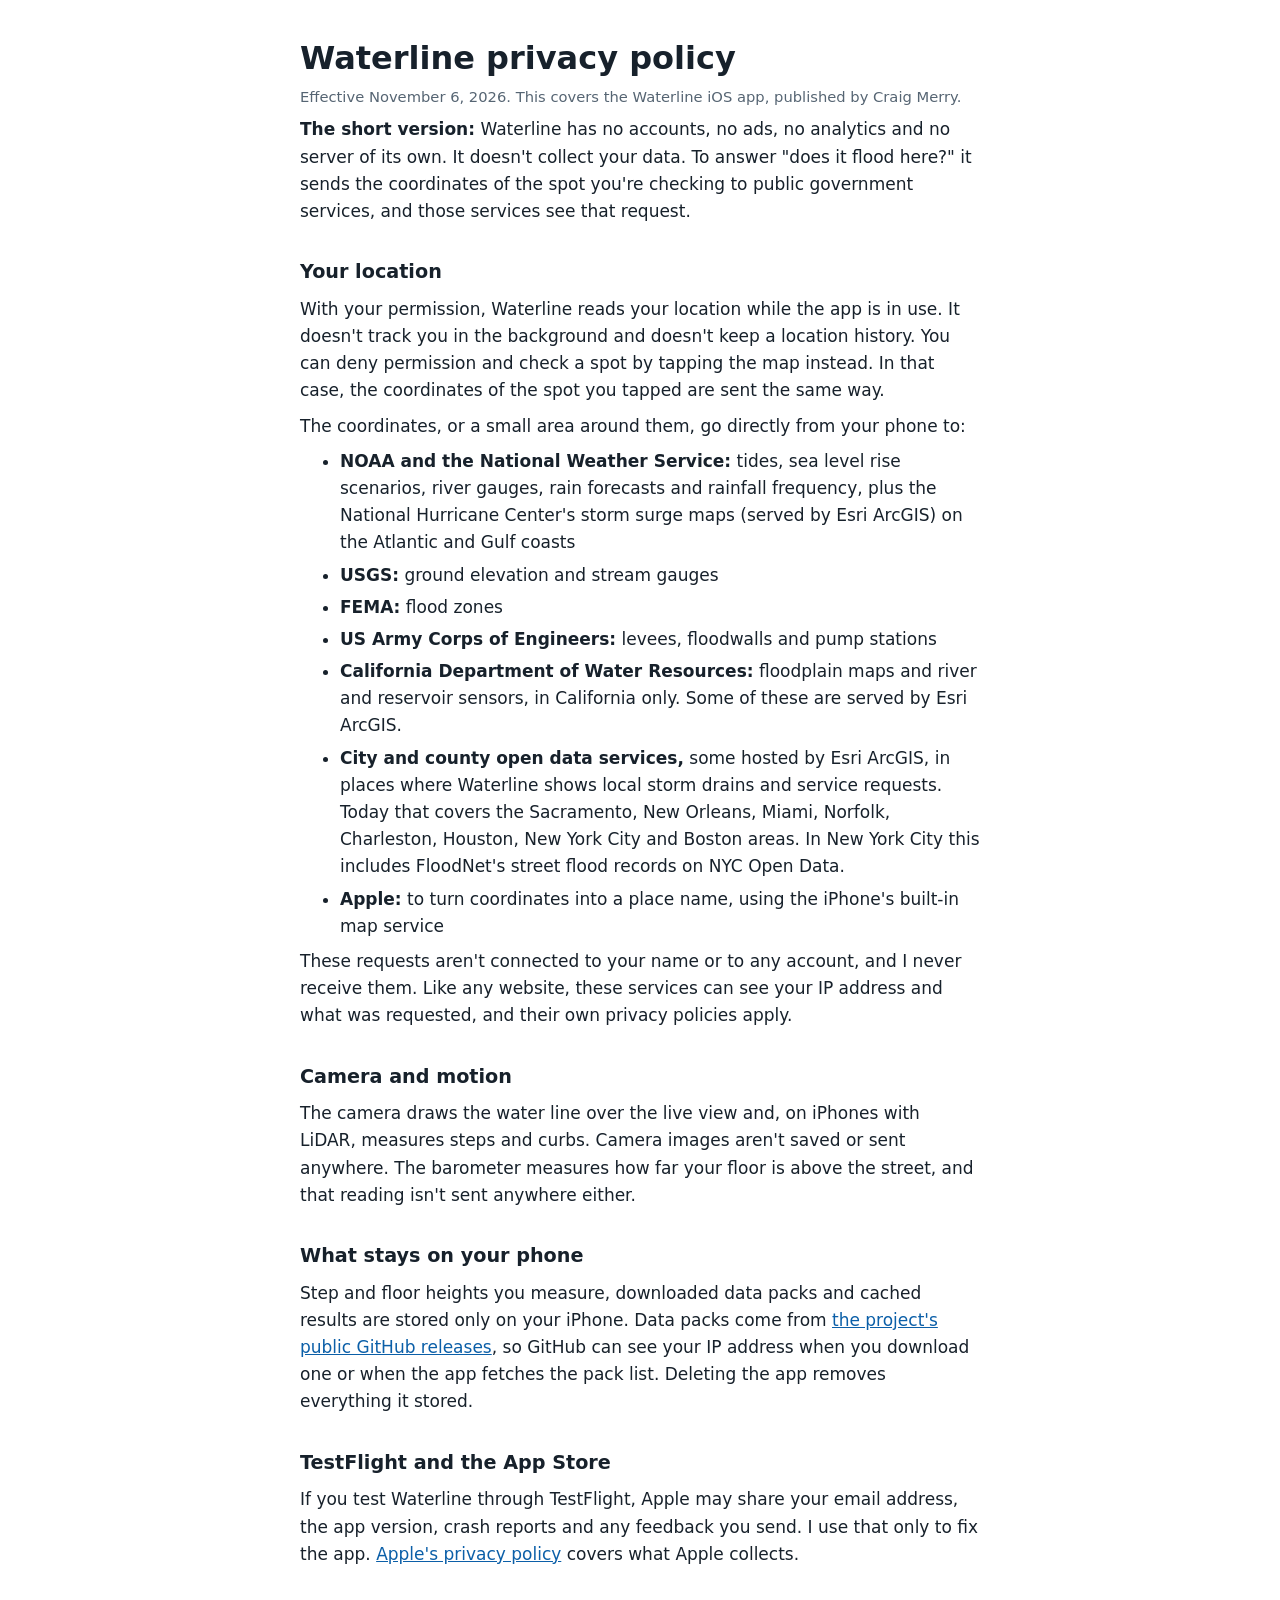
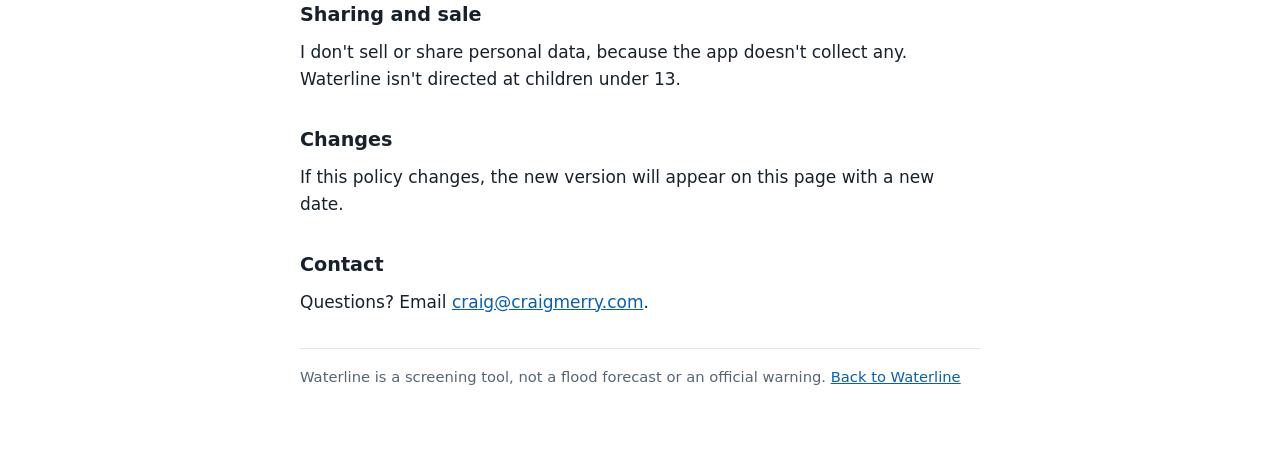
<file: site/privacy/index.html>
<!doctype html>
<html lang="en">
<head>
<meta charset="utf-8">
<meta name="viewport" content="width=device-width, initial-scale=1">
<title>Waterline Privacy Policy</title>
<meta name="description" content="What the Waterline iOS app does with your location and other data.">
<style>
:root { --bg:#fff; --fg:#17212b; --muted:#566573; --rule:#dde4ea; --link:#0b5fa8; }
@media (prefers-color-scheme: dark) { :root { --bg:#0f1922; --fg:#e8eef3; --muted:#8fa3b5; --rule:#22374a; --link:#6dbaff; } }
body { background:var(--bg); color:var(--fg); font:17px/1.6 system-ui,-apple-system,"Segoe UI",sans-serif; margin:0; }
main { max-width:680px; margin:0 auto; padding:40px 16px 64px; }
h1 { font-size:2rem; line-height:1.15; margin:0 0 6px; }
h2 { font-size:1.2rem; margin:32px 0 6px; }
p, ul { margin:8px 0; }
li { margin:5px 0; }
a { color:var(--link); }
.muted { color:var(--muted); font-size:.92rem; }
hr { border:0; border-top:1px solid var(--rule); margin:32px 0 16px; }
</style>
</head>
<body>
<main>
<h1>Waterline privacy policy</h1>
<p class="muted">Effective November 6, 2026. This covers the Waterline iOS app, published by Craig Merry.</p>

<p><strong>The short version:</strong> Waterline has no accounts, no ads, no analytics and no server of its own. It doesn't collect your data. To answer "does it flood here?" it sends the coordinates of the spot you're checking to public government services, and those services see that request.</p>

<h2>Your location</h2>
<p>With your permission, Waterline reads your location while the app is in use. It doesn't track you in the background and doesn't keep a location history. You can deny permission and check a spot by tapping the map instead. In that case, the coordinates of the spot you tapped are sent the same way.</p>
<p>The coordinates, or a small area around them, go directly from your phone to:</p>
<ul>
  <li><strong>NOAA and the National Weather Service:</strong> tides, sea level rise scenarios, river gauges, rain forecasts and rainfall frequency, plus the National Hurricane Center's storm surge maps (served by Esri ArcGIS) on the Atlantic and Gulf coasts</li>
  <li><strong>USGS:</strong> ground elevation and stream gauges</li>
  <li><strong>FEMA:</strong> flood zones</li>
  <li><strong>US Army Corps of Engineers:</strong> levees, floodwalls and pump stations</li>
  <li><strong>California Department of Water Resources:</strong> floodplain maps and river and reservoir sensors, in California only. Some of these are served by Esri ArcGIS.</li>
  <li><strong>City and county open data services,</strong> some hosted by Esri ArcGIS, in places where Waterline shows local storm drains and service requests. Today that covers the Sacramento, New Orleans, Miami, Norfolk, Charleston, Houston, New York City and Boston areas. In New York City this includes FloodNet's street flood records on NYC Open Data.</li>
  <li><strong>Apple:</strong> to turn coordinates into a place name, using the iPhone's built-in map service</li>
</ul>
<p>These requests aren't connected to your name or to any account, and I never receive them. Like any website, these services can see your IP address and what was requested, and their own privacy policies apply.</p>

<h2>Camera and motion</h2>
<p>The camera draws the water line over the live view and, on iPhones with LiDAR, measures steps and curbs. Camera images aren't saved or sent anywhere. The barometer measures how far your floor is above the street, and that reading isn't sent anywhere either.</p>

<h2>What stays on your phone</h2>
<p>Step and floor heights you measure, downloaded data packs and cached results are stored only on your iPhone. Data packs come from <a href="https://github.com/craigm26/waterline">the project's public GitHub releases</a>, so GitHub can see your IP address when you download one or when the app fetches the pack list. Deleting the app removes everything it stored.</p>

<h2>TestFlight and the App Store</h2>
<p>If you test Waterline through TestFlight, Apple may share your email address, the app version, crash reports and any feedback you send. I use that only to fix the app. <a href="https://www.apple.com/legal/privacy/">Apple's privacy policy</a> covers what Apple collects.</p>

<h2>Sharing and sale</h2>
<p>I don't sell or share personal data, because the app doesn't collect any. Waterline isn't directed at children under 13.</p>

<h2>Changes</h2>
<p>If this policy changes, the new version will appear on this page with a new date.</p>

<h2>Contact</h2>
<p>Questions? Email <a href="mailto:craig@craigmerry.com">craig@craigmerry.com</a>.</p>

<hr>
<p class="muted">Waterline is a screening tool, not a flood forecast or an official warning. <a href="/waterline/">Back to Waterline</a></p>
</main>
</body>
</html>
</file>
